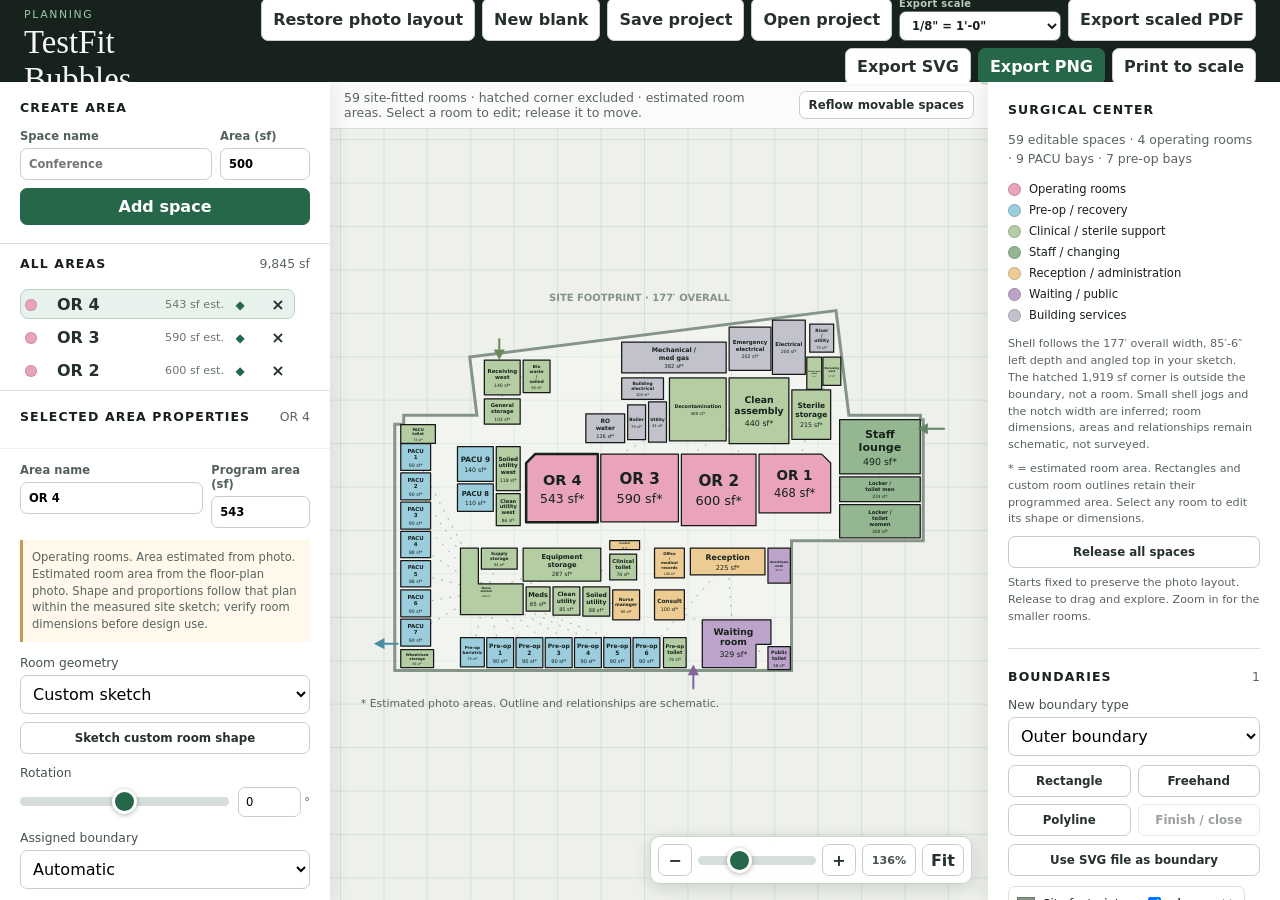
<file: index.html>
<!doctype html>
<html lang="en">
<head>
  <meta charset="UTF-8">
  <meta name="viewport" content="width=device-width, initial-scale=1">
  <title>TestFit Bubbles</title>
  <link rel="stylesheet" href="styles.css?v=20260918-photo-plan">
  <link rel="stylesheet" href="controls.css">
</head>
<body>
  <header>
    <div><small>EARLY SPACE PLANNING</small><h1>TestFit Bubbles</h1></div>
    <div class="actions" aria-label="Project and export actions">
      <button id="reset" title="Restore the room arrangement from your photo">Restore photo layout</button>
      <button id="blankProject">New blank</button>
      <button id="exportProject">Save project</button>
      <button id="importProject">Open project</button>
      <input id="projectFile" type="file" accept=".json,.testfit.json,application/json" hidden>
      <label class="export-scale">Export scale
        <select id="exportScale" aria-label="Architectural export scale">
          <optgroup label="Details and interiors">
            <option value="3">3&quot; = 1'-0&quot;</option>
            <option value="1.5">1-1/2&quot; = 1'-0&quot;</option>
            <option value="1">1&quot; = 1'-0&quot;</option>
            <option value="0.75">3/4&quot; = 1'-0&quot;</option>
            <option value="0.5">1/2&quot; = 1'-0&quot;</option>
            <option value="0.375">3/8&quot; = 1'-0&quot;</option>
          </optgroup>
          <optgroup label="Plans and elevations">
            <option value="0.25">1/4&quot; = 1'-0&quot;</option>
            <option value="0.1875">3/16&quot; = 1'-0&quot;</option>
            <option value="0.125" selected>1/8&quot; = 1'-0&quot;</option>
            <option value="0.09375">3/32&quot; = 1'-0&quot;</option>
            <option value="0.0625">1/16&quot; = 1'-0&quot;</option>
            <option value="0.03125">1/32&quot; = 1'-0&quot;</option>
          </optgroup>
          <optgroup label="Site plans">
            <option value="0.1">1&quot; = 10'-0&quot;</option>
            <option value="0.05">1&quot; = 20'-0&quot;</option>
            <option value="0.0333333333">1&quot; = 30'-0&quot;</option>
            <option value="0.025">1&quot; = 40'-0&quot;</option>
            <option value="0.02">1&quot; = 50'-0&quot;</option>
            <option value="0.0166666667">1&quot; = 60'-0&quot;</option>
            <option value="0.01">1&quot; = 100'-0&quot;</option>
          </optgroup>
        </select>
      </label>
      <button id="exportPdf">Export scaled PDF</button>
      <button id="exportSvg">Export SVG</button>
      <button id="exportPng" class="primary">Export PNG</button>
      <button id="printLayout">Print to scale</button>
    </div>
  </header>

  <main>
    <aside class="left-sidebar">
      <section id="createPanel" class="create-panel">
        <h2>Create area</h2>
        <form id="addForm">
          <label>Space name<input id="name" maxlength="28" placeholder="Conference" required></label>
          <label>Area (sf)<input id="area" type="number" min="1" step="1" value="500" required></label>
          <button class="primary">Add space</button>
        </form>
      </section>

      <section id="areasPanel" class="areas-panel">
        <div class="section-title"><h2>All areas</h2><output id="total"></output></div>
        <div id="list"></div>
      </section>

      <section id="spaceInspector" class="properties-panel is-hidden">
        <div class="section-title sticky-title"><h2>Selected area properties</h2><output id="selectedName"></output></div>
        <div class="property-grid">
          <label>Area name<input id="selectedAreaName" maxlength="28"></label>
          <label>Program area (sf)<input id="selectedAreaSize" type="number" min="1" step="1"></label>
        </div>
        <p id="spaceSourceNote" class="source-note is-hidden"></p>
        <label class="select-label" for="roomShape">Room geometry</label>
        <select id="roomShape">
          <option value="circle">Circle</option>
          <option value="rect">Straight rectangle</option>
          <option value="lshape">Straight L-shape</option>
          <option value="custom">Custom sketch</option>
        </select>
        <button id="sketchRoom" class="wide-button">Sketch custom room shape</button>
        <label class="select-label spaced" for="shapeRotation">Rotation</label>
        <div class="rotation-control">
          <input id="shapeRotation" type="range" min="-180" max="180" step="1" value="0" aria-label="Shape rotation">
          <label><input id="shapeRotationNumber" type="number" min="-180" max="180" step="1" value="0" aria-label="Shape rotation in degrees">°</label>
        </div>
        <div id="rectangleControls" class="property-subpanel rectangle-controls is-hidden">
          <div class="subsection-heading">Rectangle dimensions</div>
          <div class="property-grid">
            <label>Width (ft)<input id="rectWidth" type="number" min="0.1" step="0.1"></label>
            <label>Depth (ft)<input id="rectHeight" type="number" min="0.1" step="0.1"></label>
            <label>Width : depth<input id="rectRatio" type="number" min="0.05" max="20" step="0.05"></label>
            <label>Snap distance (ft)<input id="rectSnapDistance" type="number" min="0.1" max="100" step="0.5" value="5"></label>
          </div>
          <label class="check"><input id="rectSnap" type="checkbox"> Snap to the closest boundary edge</label>
          <p class="helper-text">Changing one edge or the ratio preserves the programmed area. Snapping keeps this straight-edged rectangle inside and rotates its nearest edge parallel to the boundary.</p>
        </div>
        <label class="select-label spaced" for="spaceBoundary">Assigned boundary</label>
        <select id="spaceBoundary"><option value="">Automatic</option></select>
        <div class="coordinate-grid">
          <label>X coordinate<input id="coordX" type="number" step="1"></label>
          <label>Y coordinate<input id="coordY" type="number" step="1"></label>
        </div>
        <button id="pinSpace" class="wide-button">Fix location</button>
        <label class="check"><input id="showAnchor" type="checkbox" checked> Reveal fixed anchor and coordinates</label>
        <div class="subsection-heading">Area physics</div>
        <label class="check"><input id="spaceFoam" type="checkbox" checked> Participate in foam squeezing</label>
        <label class="range">Fluidity <output id="spaceSqueezeValue">75%</output></label>
        <input id="spaceSqueeze" type="range" min="0" max="100" step="1" value="75">
        <label class="range">Area protection <output id="selectedWeightValue">0.50</output></label>
        <input id="selectedWeight" type="range" min="0" max="1" step="0.05" value="0.5">
        <label class="range">Separation <output id="spaceSeparationValue">70%</output></label>
        <input id="spaceSeparation" type="range" min="0" max="100" step="1" value="70">
        <label class="range">Mobility <output id="spaceMobilityValue">100%</output></label>
        <input id="spaceMobility" type="range" min="0" max="100" step="1" value="100">
        <div class="subsection-heading">Selected appearance</div>
        <label class="color-row">Space color <input id="selectedColor" type="color" value="#24a5df"></label>
        <label class="select-label spaced" for="fillStyle">Fill</label>
        <select id="fillStyle"><option value="solid">Solid</option><option value="tint">Translucent</option><option value="outline">No fill</option><option value="blueprint">Blueprint</option></select>
        <label class="select-label spaced" for="outlineStyle">Outline</label>
        <select id="outlineStyle"><option value="open">Open sketch line</option><option value="solid">Solid</option><option value="dashed">Dashed</option><option value="dotted">Dotted</option></select>
        <label class="select-label spaced" for="patternStyle">Pattern</label>
        <select id="patternStyle"><option value="none">None</option><option value="parallel">Parallel hatch</option><option value="dots">Dots</option></select>
        <label class="check"><input id="sketchEffect" type="checkbox" checked> Hand-drawn line</label>
        <label class="check"><input id="misregisterEffect" type="checkbox"> Misregistered color outlines</label>
        <button id="randomizeSketch" class="wide-button">Randomize this outline</button>

        <div class="property-subpanel relationship-panel">
          <div class="subsection-heading">Relationships</div>
          <button id="connectSpaces" class="wide-button">Link / unlink two areas</button>
          <div id="linkSelectionState" class="link-state" aria-live="polite"><span>1. Choose first area</span><b>→</b><span>2. Choose second area</span></div>
          <label class="check"><input id="links" type="checkbox" checked> Show relationships</label>
          <div class="subsection-heading">New link defaults</div>
          <label class="select-label" for="connectionStyle">Line style</label>
          <select id="connectionStyle"><option value="sketch">Sketch dashed</option><option value="solid">Solid</option><option value="dotted">Dotted</option><option value="arrow">Directional arrow</option></select>
          <label class="range">Line weight <output id="lineWeightValue">2 px</output></label>
          <input id="lineWeight" type="range" min="1" max="6" value="2">
          <label class="color-row">Line color <input id="connectionColor" type="color" value="#276749"></label>
          <div class="subsection-heading connection-section-title"><span>This area's links</span><output id="connectionsOwner"></output></div>
          <div id="selectedConnections" class="selected-connections"></div>
        </div>
      </section>

    </aside>

    <article id="diagramPanel">
      <div class="bar"><span id="status" aria-live="polite">Ready.</span><button id="reflow">Reflow movable spaces</button></div>
      <div class="canvas-shell">
        <canvas id="diagram" aria-label="Interactive architectural bubble diagram"></canvas>
        <div id="spaceTooltip" class="space-tooltip" hidden></div>
        <div class="zoom-overlay" aria-label="Diagram zoom controls">
          <button id="zoomOut" aria-label="Zoom out">−</button>
          <input id="zoom" type="range" min="20" max="400" step="5" value="100" aria-label="Zoom level">
          <button id="zoomIn" aria-label="Zoom in">+</button>
          <button id="zoomReset" class="zoom-readout" aria-label="Reset zoom"><output id="zoomValue">100%</output></button>
          <button id="fitDiagram" aria-label="Fit whole diagram">Fit</button>
        </div>
      </div>
    </article>

    <aside id="toolsPanel" class="right-sidebar">
      <section id="photoPresetPanel">
        <h2>Surgical center</h2>
        <p id="presetSummary"></p>
        <div id="programLegend" class="program-legend" aria-label="Photo room color legend"></div>
        <p id="siteSourceNote" class="hint"></p>
        <p class="hint">* = estimated room area. Rectangles and custom room outlines retain their programmed area. Select any room to edit its shape or dimensions.</p>
        <button id="releaseLayout" class="wide-button">Release all spaces</button>
        <p class="hint">Starts fixed to preserve the photo layout. Release to drag and explore. Zoom in for the smaller rooms.</p>
      </section>
      <section>
        <div class="section-title"><h2>Boundaries</h2><output id="boundaryCount">0</output></div>
        <label class="select-label" for="boundaryKind">New boundary type</label>
        <select id="boundaryKind"><option value="outer">Outer boundary</option><option value="void">Void / exclusion</option></select>
        <div class="boundary-buttons">
          <button id="drawBoundary">Rectangle</button>
          <button id="sketchBoundary">Freehand</button>
          <button id="polylineBoundary">Polyline</button>
          <button id="finishPolyline" disabled>Finish / close</button>
        </div>
        <button id="importSvgBoundary" class="wide-button">Use SVG file as boundary</button>
        <input id="svgBoundaryFile" type="file" accept=".svg,image/svg+xml" hidden>
        <div id="boundaryList" class="boundary-list"></div>
        <label class="check"><input id="contain" type="checkbox" checked> Keep spaces inside boundaries</label>
        <label class="range">Inside margin <output id="marginValue">8 px</output></label>
        <input id="margin" type="range" min="0" max="40" value="8">
        <p class="hint">Add as many outer boundaries and voids as needed. Freehand shapes close automatically.</p>
      </section>

      <section>
        <div class="section-title"><h2>Annotations</h2><output id="annotationCount">0</output></div>
        <button id="drawArrow" class="wide-button">Draw arrow on top</button>
        <label class="select-label spaced" for="annotationStyle">Line style</label>
        <select id="annotationStyle"><option value="solid">Solid</option><option value="dashed">Dashed</option><option value="dotted">Dotted</option></select>
        <label class="range">Line weight <output id="annotationWeightValue">3 px</output></label>
        <input id="annotationWeight" type="range" min="1" max="8" value="3">
        <label class="select-label spaced" for="annotationHeadStyle">Arrow head</label>
        <select id="annotationHeadStyle"><option value="filled">Filled</option><option value="open">Open V</option><option value="outline">Outlined</option></select>
        <label class="select-label spaced" for="annotationEnds">Arrow ends</label>
        <select id="annotationEnds"><option value="single">Single headed</option><option value="double">Double headed</option></select>
        <label class="color-row">Line color <input id="annotationColor" type="color" value="#171717"></label>
        <button id="clearAnnotations" class="wide-button danger-quiet">Clear annotations</button>
        <p class="hint">Click once for the start, move to preview, then click the end. Annotations stay above the physics.</p>
        <div class="subsection-heading">Drawn annotations</div>
        <div id="annotationList" class="annotation-list"><p class="empty-list">No annotations yet.</p></div>
      </section>

    </aside>
  </main>
  <nav class="mobile-dock" aria-label="Mobile workspace navigation">
    <a href="#diagramPanel">Canvas</a>
    <a href="#areasPanel">Areas</a>
    <a href="#spaceInspector">Properties</a>
    <a href="#toolsPanel">Tools</a>
  </nav>
  <script src="default-project.js?v=20260918-measured-shell"></script>
  <script src="script.js?v=20260918-measured-shell"></script>
</body>
</html>
</file>
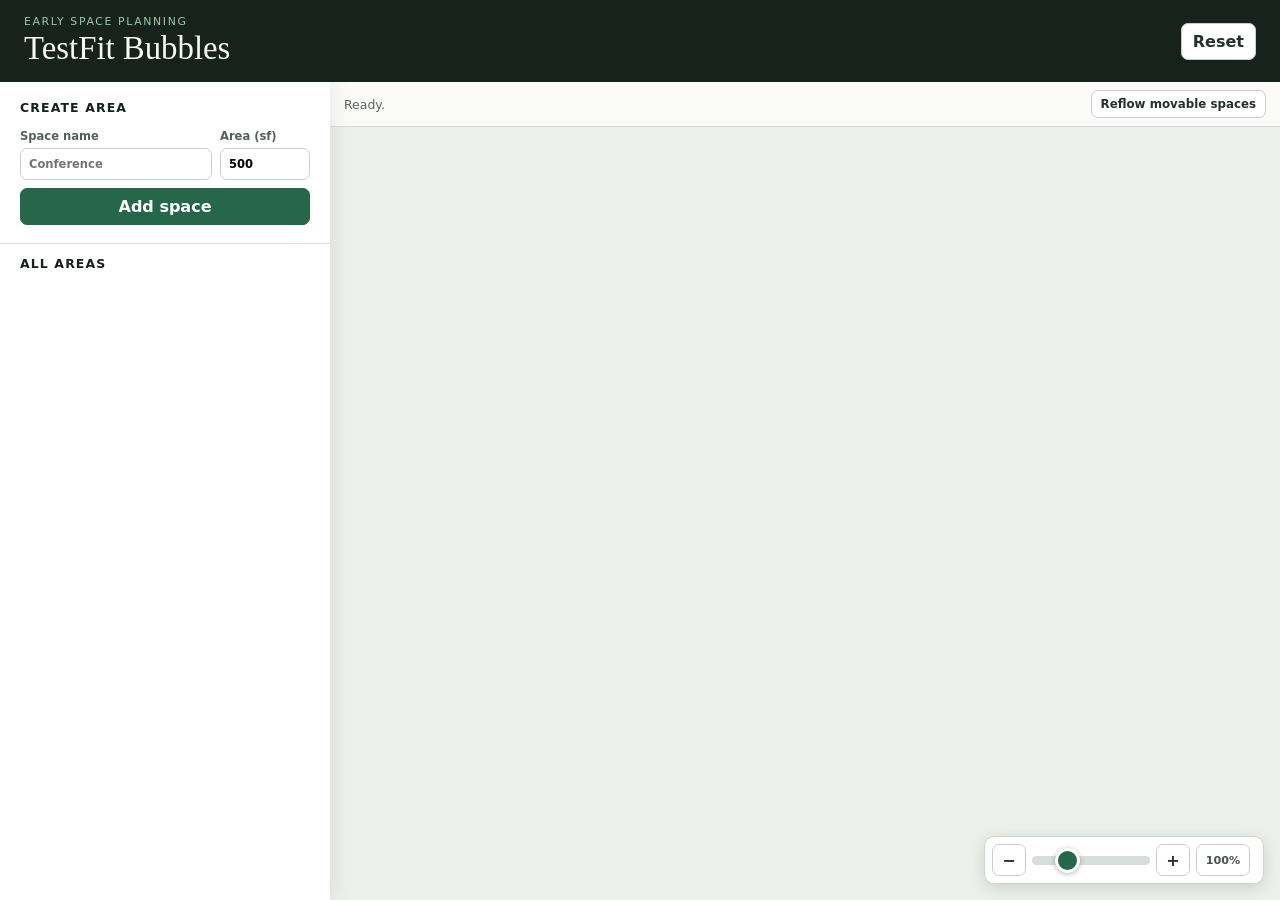
<file: 01-first-prompt/index.html>
<!doctype html>
<html lang="en"><head><meta charset="utf-8"><meta name="viewport" content="width=device-width,initial-scale=1"><title>TestFit Bubbles</title></head>
<body><p>Opening TestFit Bubbles…</p><script>location.replace("../variant.html?variant=stage-1-core");</script></body></html>
</file>
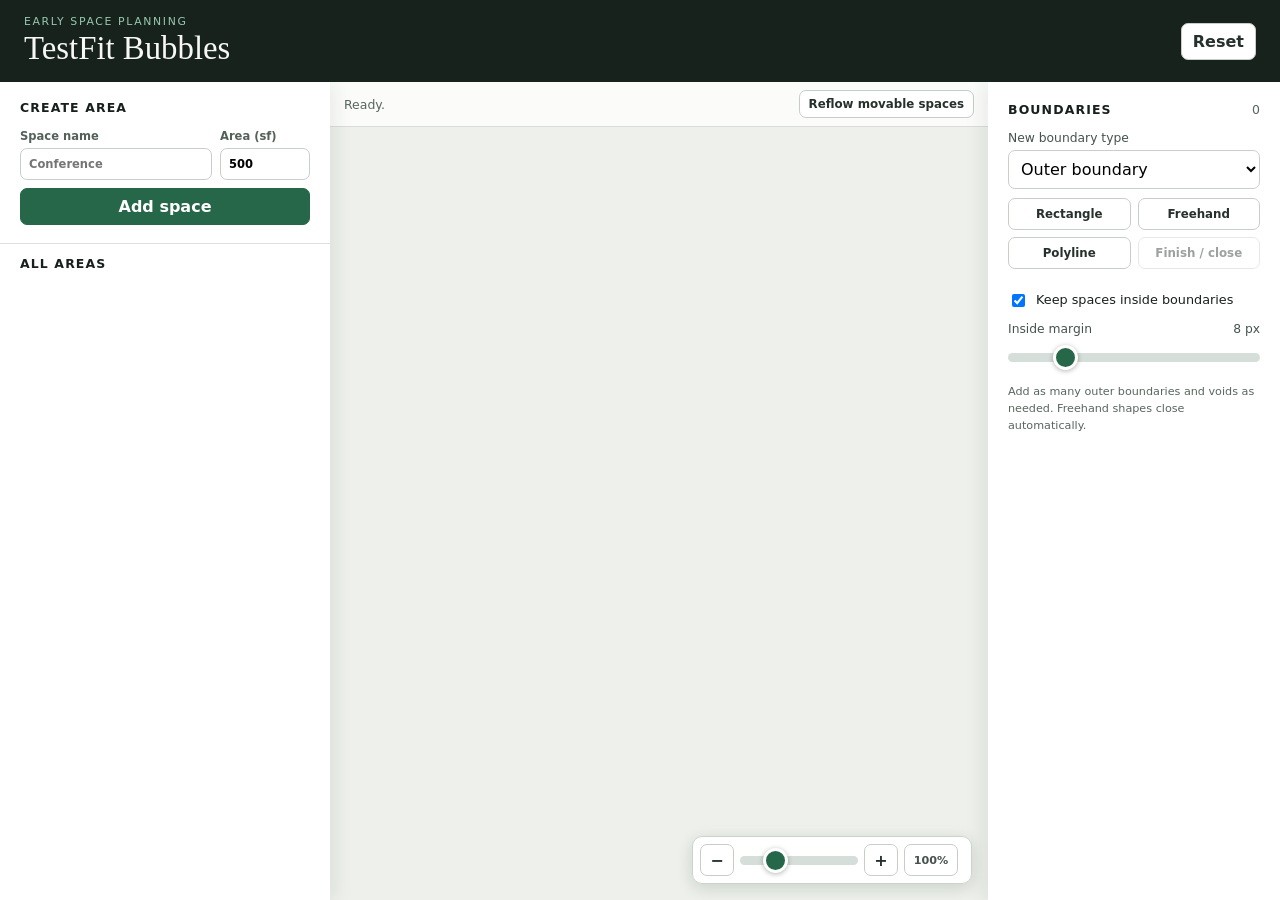
<file: 02-boundaries-style/index.html>
<!doctype html>
<html lang="en"><head><meta charset="utf-8"><meta name="viewport" content="width=device-width,initial-scale=1"><title>TestFit Bubbles</title></head>
<body><p>Opening TestFit Bubbles…</p><script>location.replace("../variant.html?variant=stage-2-boundaries-fluid");</script></body></html>
</file>
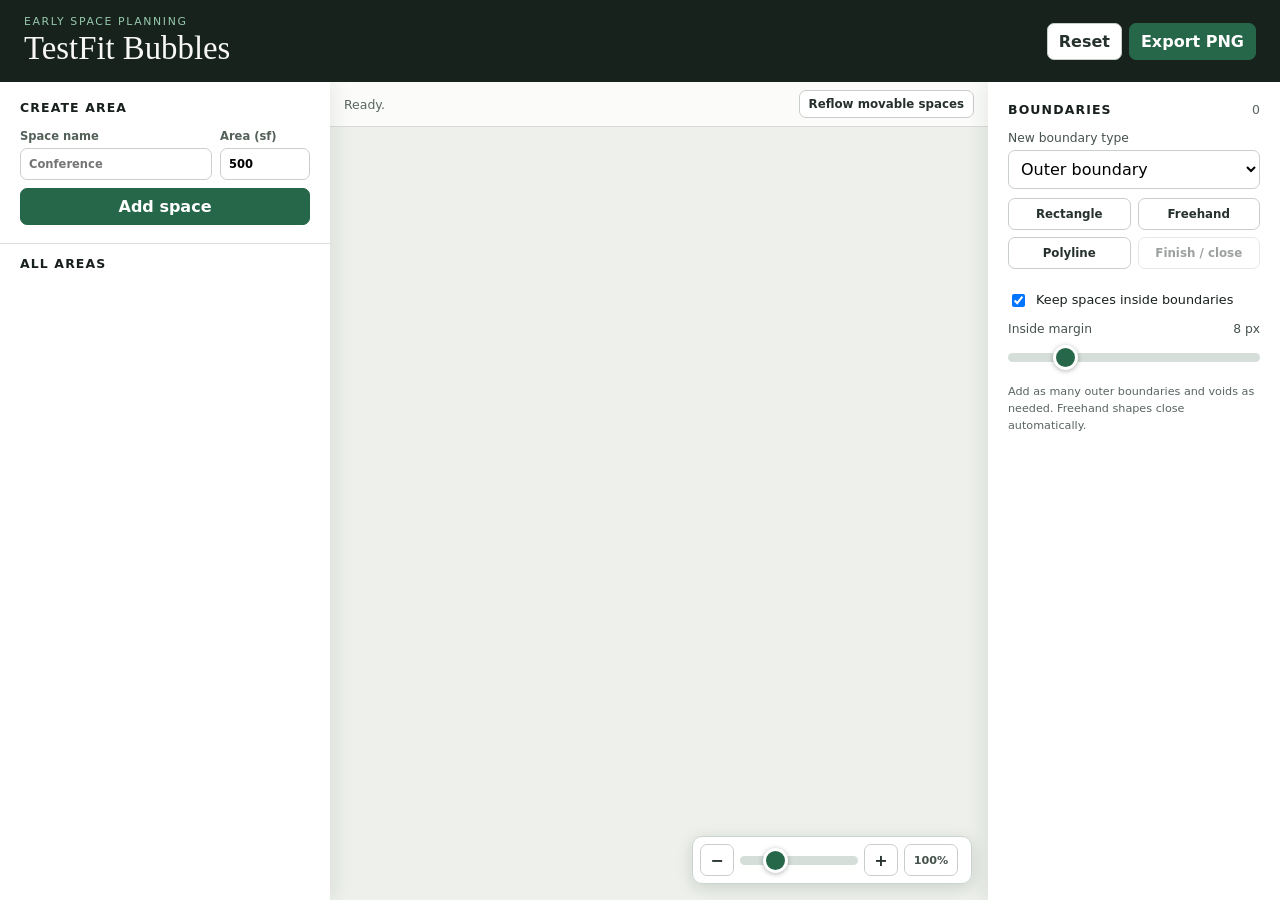
<file: 03-foam-links/index.html>
<!doctype html>
<html lang="en"><head><meta charset="utf-8"><meta name="viewport" content="width=device-width,initial-scale=1"><title>TestFit Bubbles</title></head>
<body><p>Opening TestFit Bubbles…</p><script>location.replace("../variant.html?variant=stage-3-style");</script></body></html>
</file>
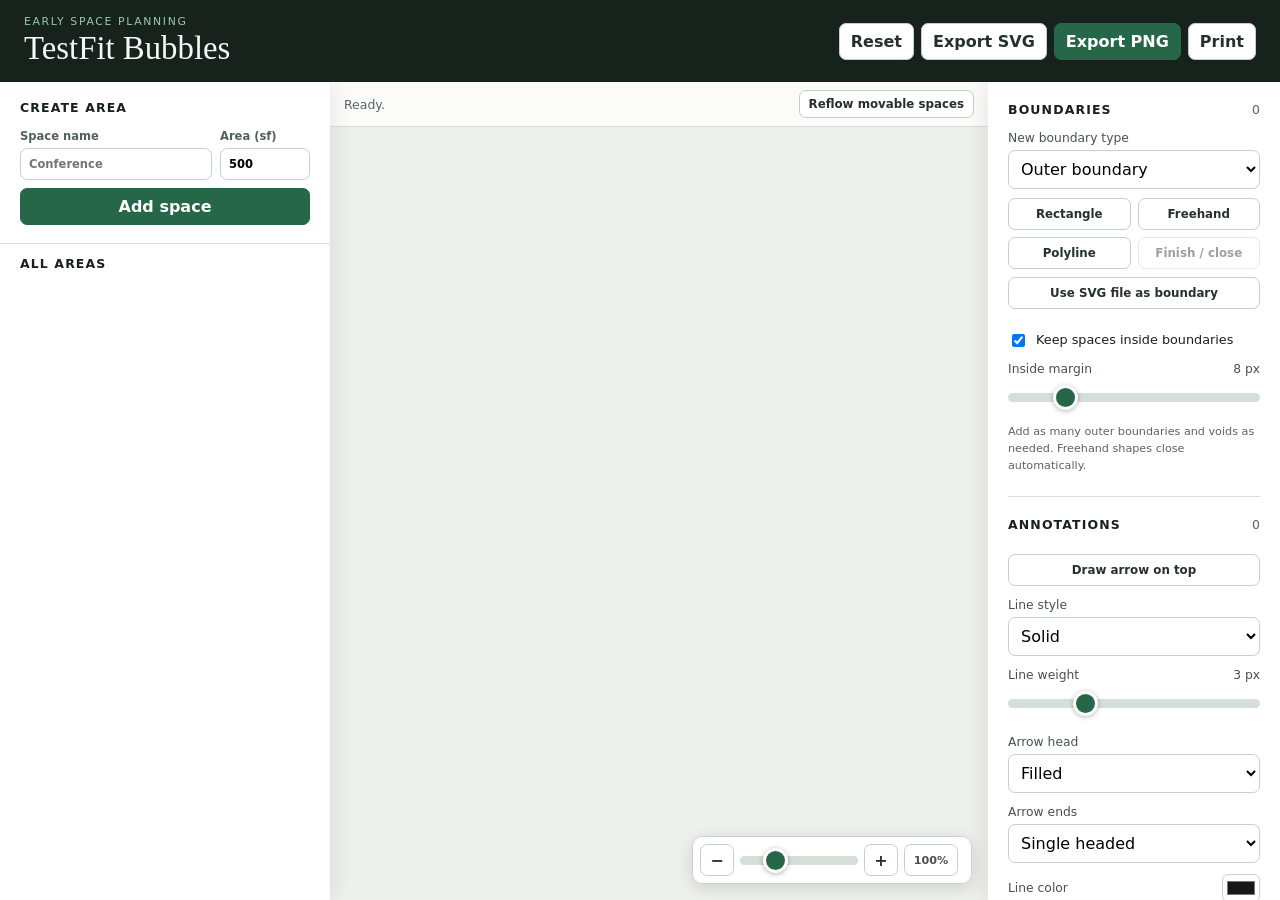
<file: 04-feature-overload/index.html>
<!doctype html>
<html lang="en"><head><meta charset="utf-8"><meta name="viewport" content="width=device-width,initial-scale=1"><title>TestFit Bubbles</title></head>
<body><p>Opening TestFit Bubbles…</p><script>location.replace("../variant.html?variant=stage-4-advanced");</script></body></html>
</file>
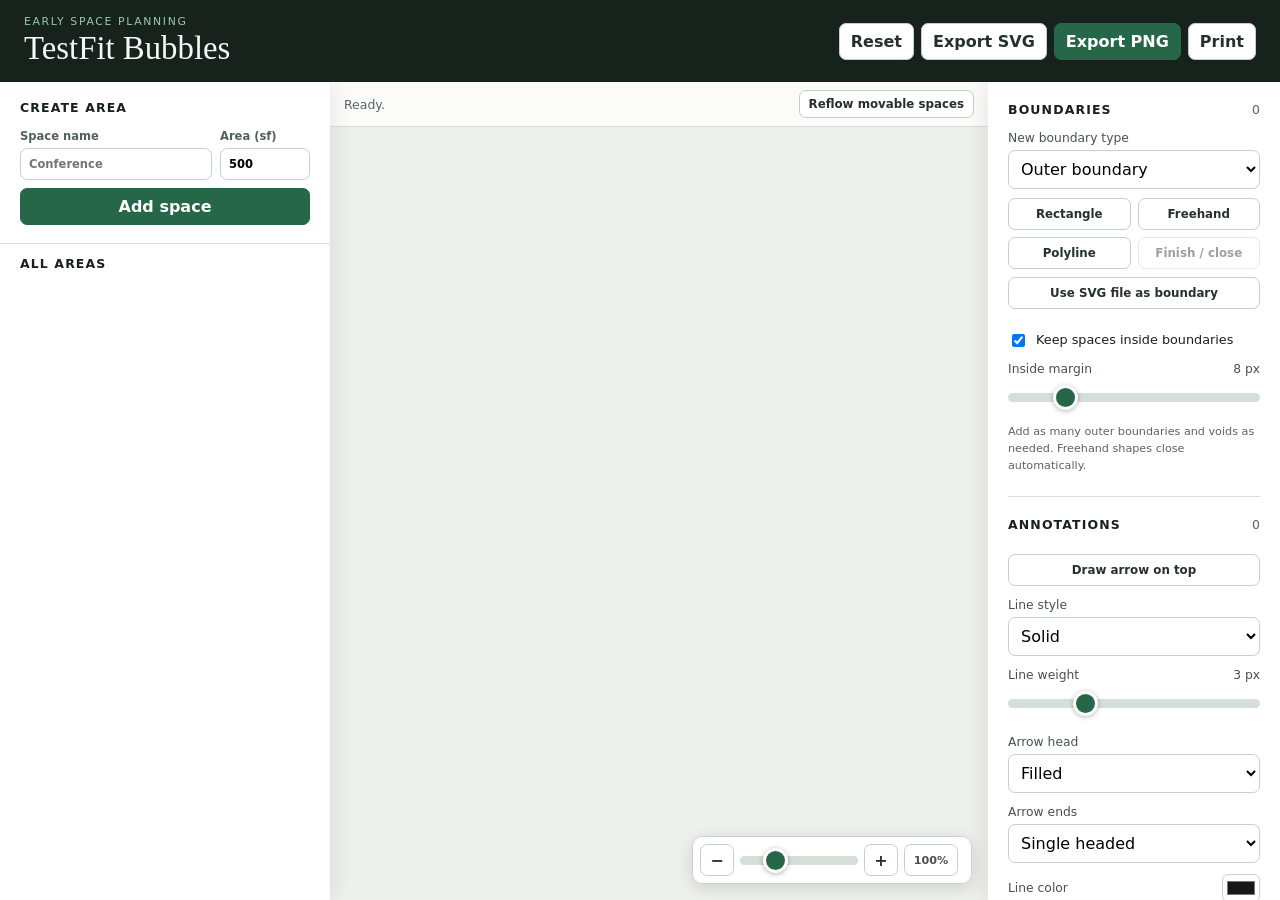
<file: variant.html>
<!doctype html>
<html lang="en">
<head>
  <meta charset="UTF-8">
  <meta name="viewport" content="width=device-width, initial-scale=1">
  <title>TestFit Bubbles</title>
  <link rel="stylesheet" href="styles.css">
  <link rel="stylesheet" href="controls.css">
  <link rel="stylesheet" href="variant.css">
</head>
<body>
  <header>
    <div><small>EARLY SPACE PLANNING</small><h1>TestFit Bubbles</h1></div>
    <div class="actions" aria-label="Project and export actions">
      <button id="reset">Reset</button>
      <button id="exportProject">Save project</button>
      <button id="importProject">Open project</button>
      <input id="projectFile" type="file" accept=".json,.testfit.json,application/json" hidden>
      <button id="exportSvg">Export SVG</button>
      <button id="exportPng" class="primary">Export PNG</button>
      <button id="printLayout">Print</button>
    </div>
  </header>

  <main>
    <aside class="left-sidebar">
      <section id="createPanel" class="create-panel">
        <h2>Create area</h2>
        <form id="addForm">
          <label>Space name<input id="name" maxlength="28" placeholder="Conference" required></label>
          <label>Area (sf)<input id="area" type="number" min="1" step="1" value="500" required></label>
          <button class="primary">Add space</button>
        </form>
      </section>

      <section id="areasPanel" class="areas-panel">
        <div class="section-title"><h2>All areas</h2><output id="total"></output></div>
        <div id="list"></div>
      </section>

      <section id="spaceInspector" class="properties-panel is-hidden">
        <div class="section-title sticky-title"><h2>Selected area properties</h2><output id="selectedName"></output></div>
        <div class="property-grid">
          <label>Area name<input id="selectedAreaName" maxlength="28"></label>
          <label>Program area (sf)<input id="selectedAreaSize" type="number" min="1" step="1"></label>
        </div>
        <label class="select-label" for="roomShape">Room geometry</label>
        <select id="roomShape">
          <option value="circle">Circle</option>
          <option value="rect">Filleted rectangle</option>
          <option value="lshape">Filleted L-shape</option>
          <option value="custom">Custom sketch</option>
        </select>
        <button id="sketchRoom" class="wide-button">Sketch custom room shape</button>
        <label class="select-label spaced" for="spaceBoundary">Assigned boundary</label>
        <select id="spaceBoundary"><option value="">Automatic</option></select>
        <div class="coordinate-grid">
          <label>X coordinate<input id="coordX" type="number" step="1"></label>
          <label>Y coordinate<input id="coordY" type="number" step="1"></label>
        </div>
        <button id="pinSpace" class="wide-button">Fix location</button>
        <label class="check"><input id="showAnchor" type="checkbox" checked> Reveal fixed anchor and coordinates</label>
        <div class="subsection-heading">Area physics</div>
        <label class="check"><input id="spaceFoam" type="checkbox" checked> Participate in foam squeezing</label>
        <label class="range">Fluidity <output id="spaceSqueezeValue">75%</output></label>
        <input id="spaceSqueeze" type="range" min="0" max="100" step="1" value="75">
        <label class="range">Area protection <output id="selectedWeightValue">0.50</output></label>
        <input id="selectedWeight" type="range" min="0" max="1" step="0.05" value="0.5">
        <label class="range">Separation <output id="spaceSeparationValue">70%</output></label>
        <input id="spaceSeparation" type="range" min="0" max="100" step="1" value="70">
        <label class="range">Mobility <output id="spaceMobilityValue">100%</output></label>
        <input id="spaceMobility" type="range" min="0" max="100" step="1" value="100">
        <div class="subsection-heading">Selected appearance</div>
        <label class="color-row">Space color <input id="selectedColor" type="color" value="#24a5df"></label>
        <label class="select-label spaced" for="fillStyle">Fill</label>
        <select id="fillStyle"><option value="solid">Solid</option><option value="tint">Translucent</option><option value="outline">No fill</option><option value="blueprint">Blueprint</option></select>
        <label class="select-label spaced" for="outlineStyle">Outline</label>
        <select id="outlineStyle"><option value="open">Open sketch line</option><option value="solid">Solid</option><option value="dashed">Dashed</option><option value="dotted">Dotted</option></select>
        <label class="select-label spaced" for="patternStyle">Pattern</label>
        <select id="patternStyle"><option value="none">None</option><option value="parallel">Parallel hatch</option><option value="dots">Dots</option></select>
        <label class="check"><input id="sketchEffect" type="checkbox" checked> Hand-drawn line</label>
        <label class="check"><input id="misregisterEffect" type="checkbox"> Misregistered color outlines</label>
        <button id="randomizeSketch" class="wide-button">Randomize this outline</button>

        <div class="property-subpanel relationship-panel">
          <div class="subsection-heading">Relationships</div>
          <button id="connectSpaces" class="wide-button">Link / unlink two areas</button>
          <div id="linkSelectionState" class="link-state" aria-live="polite"><span>1. Choose first area</span><b>→</b><span>2. Choose second area</span></div>
          <label class="check"><input id="links" type="checkbox" checked> Show relationships</label>
          <div class="subsection-heading">New link defaults</div>
          <label class="select-label" for="connectionStyle">Line style</label>
          <select id="connectionStyle"><option value="sketch">Sketch dashed</option><option value="solid">Solid</option><option value="dotted">Dotted</option><option value="arrow">Directional arrow</option></select>
          <label class="range">Line weight <output id="lineWeightValue">2 px</output></label>
          <input id="lineWeight" type="range" min="1" max="6" value="2">
          <label class="color-row">Line color <input id="connectionColor" type="color" value="#276749"></label>
          <div class="subsection-heading connection-section-title"><span>This area's links</span><output id="connectionsOwner"></output></div>
          <div id="selectedConnections" class="selected-connections"></div>
        </div>
      </section>
    </aside>

    <article id="diagramPanel">
      <div class="bar"><span id="status" aria-live="polite">Ready.</span><button id="reflow">Reflow movable spaces</button></div>
      <div class="canvas-shell">
        <canvas id="diagram" aria-label="Interactive architectural bubble diagram"></canvas>
        <div class="zoom-overlay" aria-label="Diagram zoom controls">
          <button id="zoomOut" aria-label="Zoom out">−</button>
          <input id="zoom" type="range" min="50" max="250" step="10" value="100" aria-label="Zoom level">
          <button id="zoomIn" aria-label="Zoom in">+</button>
          <button id="zoomReset" class="zoom-readout" aria-label="Reset zoom"><output id="zoomValue">100%</output></button>
        </div>
      </div>
    </article>

    <aside id="toolsPanel" class="right-sidebar">
      <section>
        <div class="section-title"><h2>Boundaries</h2><output id="boundaryCount">0</output></div>
        <label class="select-label" for="boundaryKind">New boundary type</label>
        <select id="boundaryKind"><option value="outer">Outer boundary</option><option value="void">Void / exclusion</option></select>
        <div class="boundary-buttons">
          <button id="drawBoundary">Rectangle</button>
          <button id="sketchBoundary">Freehand</button>
          <button id="polylineBoundary">Polyline</button>
          <button id="finishPolyline" disabled>Finish / close</button>
        </div>
        <button id="importSvgBoundary" class="wide-button">Use SVG file as boundary</button>
        <input id="svgBoundaryFile" type="file" accept=".svg,image/svg+xml" hidden>
        <div id="boundaryList" class="boundary-list"></div>
        <label class="check"><input id="contain" type="checkbox" checked> Keep spaces inside boundaries</label>
        <label class="range">Inside margin <output id="marginValue">8 px</output></label>
        <input id="margin" type="range" min="0" max="40" value="8">
        <p class="hint">Add as many outer boundaries and voids as needed. Freehand shapes close automatically.</p>
      </section>

      <section>
        <div class="section-title"><h2>Annotations</h2><output id="annotationCount">0</output></div>
        <button id="drawArrow" class="wide-button">Draw arrow on top</button>
        <label class="select-label spaced" for="annotationStyle">Line style</label>
        <select id="annotationStyle"><option value="solid">Solid</option><option value="dashed">Dashed</option><option value="dotted">Dotted</option></select>
        <label class="range">Line weight <output id="annotationWeightValue">3 px</output></label>
        <input id="annotationWeight" type="range" min="1" max="8" value="3">
        <label class="select-label spaced" for="annotationHeadStyle">Arrow head</label>
        <select id="annotationHeadStyle"><option value="filled">Filled</option><option value="open">Open V</option><option value="outline">Outlined</option></select>
        <label class="select-label spaced" for="annotationEnds">Arrow ends</label>
        <select id="annotationEnds"><option value="single">Single headed</option><option value="double">Double headed</option></select>
        <label class="color-row">Line color <input id="annotationColor" type="color" value="#171717"></label>
        <button id="clearAnnotations" class="wide-button danger-quiet">Clear annotations</button>
        <p class="hint">Click once for the start, move to preview, then click the end. Annotations stay above the physics.</p>
        <div class="subsection-heading">Drawn annotations</div>
        <div id="annotationList" class="annotation-list"><p class="empty-list">No annotations yet.</p></div>
      </section>
    </aside>
  </main>
  <nav class="mobile-dock" aria-label="Mobile workspace navigation">
    <a href="#diagramPanel">Canvas</a>
    <a href="#areasPanel">Areas</a>
    <a href="#spaceInspector">Properties</a>
    <a href="#toolsPanel">Tools</a>
  </nav>
  <script>
    window.TESTFIT_FEATURE_STAGE = ({
      "stage-1-core": 1,
      "stage-2-boundaries-fluid": 2,
      "stage-3-style": 3,
      "stage-4-advanced": 4,
      "no-project-annotations": 1,
      "no-svg-custom": 2,
      "no-edge-controls": 3,
      "no-location-tools": 4
    })[new URLSearchParams(location.search).get("variant")] || 4;
  </script>
  <script src="script.js"></script>
  <script src="variant.js"></script>
</body>
</html>
</file>
<file: styles.css>
:root {
  font-family: Inter, ui-sans-serif, system-ui, -apple-system, BlinkMacSystemFont, "Segoe UI", sans-serif;
  color: #18201d;
  background: #edf0eb;
  --ink: #17221d;
  --green: #276749;
  --green-soft: #e8f2ec;
  --line: #dce0dc;
  --muted: #59655f;
}

* { box-sizing: border-box; }
html, body { height: 100%; }
body { margin: 0; min-width: 320px; overflow: hidden; }
button, input, select { font: inherit; }

header {
  height: 82px;
  display: flex;
  align-items: center;
  justify-content: space-between;
  gap: 18px;
  padding: 13px 24px;
  color: #f7f8f5;
  background: var(--ink);
}

small { color: #96c9ad; font-size: .68rem; letter-spacing: .15em; }
h1 { margin: 2px 0 0; font: 500 2.05rem Georgia, serif; }
h2 { margin: 0 0 14px; font-size: .78rem; letter-spacing: .09em; text-transform: uppercase; }
.actions, .button-row { display: flex; gap: 7px; flex-wrap: wrap; justify-content: flex-end; }
.export-scale { min-width: 142px; display: grid; gap: 2px; color: #b8c9c0; font-size: .62rem; font-weight: 750; letter-spacing: .03em; }
.export-scale select { min-width: 142px; padding: 6px 28px 6px 8px; border-color: #66756d; color: #18201d; background: #fff; font-size: .72rem; }

button {
  border: 1px solid #c7cec9;
  border-radius: 7px;
  padding: 8px 11px;
  color: #26312c;
  background: #fff;
  font-weight: 650;
  cursor: pointer;
}

.primary, button.active { border-color: var(--green); color: #fff; background: var(--green); }
button:hover { filter: brightness(.95); }
button:focus-visible, input:focus-visible, select:focus-visible { outline: 3px solid #69a887; outline-offset: 2px; }
button:disabled, input:disabled { cursor: not-allowed; opacity: .45; }

main { height: calc(100vh - 82px); min-height: 0; display: grid; grid-template-columns: 330px minmax(440px, 1fr) 292px; overflow: hidden; }
aside { z-index: 1; height: 100%; padding: 20px; background: #fff; overflow: auto; }
.left-sidebar { height: calc(100vh - 82px); display: grid; grid-template-rows: auto minmax(104px, 18%) minmax(0, 1fr); padding: 0; overflow: hidden; box-shadow: 5px 0 18px #19251f14; }
.left-sidebar > section { min-height: 0; margin: 0; padding: 18px 20px; }
.left-sidebar > section + section { border-top: 1px solid var(--line); }
.left-sidebar > .areas-panel { padding-block: 12px; }
.areas-panel { display: flex; flex-direction: column; }
.properties-panel { overflow-y: auto; overscroll-behavior: contain; }
.sticky-title { position: sticky; z-index: 2; top: -18px; margin: -18px -20px 14px; padding: 18px 20px 10px; background: #fff; border-bottom: 1px solid #edf0ed; }
.right-sidebar { box-shadow: -5px 0 18px #19251f14; overscroll-behavior: contain; }
section + section { margin-top: 22px; padding-top: 20px; border-top: 1px solid var(--line); }
.section-title { display: flex; justify-content: space-between; align-items: baseline; gap: 12px; }
.section-title output, .bar { color: var(--muted); font-size: .78rem; }

form { display: grid; grid-template-columns: 1fr 90px; gap: 8px; }
form label, .coordinate-grid label, .property-grid label { color: #536159; font-size: .72rem; font-weight: 650; }
form input, .coordinate-grid input, .property-grid input { width: 100%; margin-top: 5px; padding: 8px; border: 1px solid #c9d0cb; border-radius: 7px; }
form button { grid-column: 1 / -1; }

#list { min-height: 0; margin-top: 4px; display: grid; align-content: start; gap: 3px; overflow-y: auto; overscroll-behavior: contain; scrollbar-gutter: stable; }
.item {
  display: grid;
  grid-template-columns: 24px minmax(0, 1fr) auto 30px 24px;
  gap: 6px;
  align-items: center;
  min-height: 30px;
  padding: 3px 4px;
  border-radius: 8px;
  border: 1px solid transparent;
}
.item.selected { border-color: #b8d3c3; background: var(--green-soft); }
.choose, .delete { padding: 2px; border: 0; background: transparent; }
.choose { text-align: left; overflow: hidden; text-overflow: ellipsis; white-space: nowrap; }
.delete:hover { color: #9b2929; }
.sf { color: #6b776f; font-size: .7rem; white-space: nowrap; }
.area-swatch { width: 12px; height: 12px; border-radius: 50%; box-shadow: inset 0 0 0 1px #0002; }
.lock-indicator { width: 20px; color: var(--green); font-size: .75rem; text-align: center; }

.is-hidden { display: none; }
.coordinate-grid { display: grid; grid-template-columns: 1fr 1fr; gap: 8px; margin-top: 12px; }
.property-grid { display: grid; grid-template-columns: minmax(0, 1.3fr) minmax(90px, .7fr); gap: 8px; margin-bottom: 12px; }
.rotation-control { display: grid; grid-template-columns: minmax(0, 1fr) 72px; gap: 9px; align-items: center; }
.rotation-control > label { display: flex; align-items: center; gap: 3px; color: var(--muted); font-size: .72rem; }
.rotation-control input[type="number"] { width: 100%; padding: 7px; border: 1px solid #c9d0cb; border-radius: 7px; }
.rectangle-controls { margin-top: 12px; }
.rectangle-controls .property-grid { grid-template-columns: 1fr 1fr; }
.helper-text { margin: 8px 0 0; color: #6b776f; font-size: .68rem; line-height: 1.4; }
.source-note { margin: 0 0 14px; padding: 9px; border-left: 3px solid #c59b56; background: #fff8eb; font-size: .72rem; line-height: 1.45; }
.program-legend { display: grid; gap: 7px; margin: 14px 0; font-size: .72rem; }
.program-legend div { display: flex; align-items: center; gap: 8px; }
.program-legend i { flex: 0 0 13px; height: 13px; border-radius: 50%; border: 1px solid #17221d30; }
.space-tooltip { position: absolute; z-index: 6; pointer-events: none; max-width: 235px; padding: 9px 12px; background: #fff; border: 1px solid #bfcfc4; border-radius: 8px; box-shadow: 0 4px 14px #17221d20; font-size: .75rem; line-height: 1.5; white-space: pre-line; }
.subsection-heading { margin: 18px 0 10px; padding-top: 14px; border-top: 1px solid var(--line); color: #34423b; font-size: .72rem; font-weight: 750; letter-spacing: .08em; text-transform: uppercase; }
.property-subpanel { margin-top: 20px; padding: 0 12px 12px; border: 1px solid #d8e1db; border-radius: 10px; background: #f8faf8; }
.property-subpanel > .subsection-heading:first-child { margin-top: 0; border-top: 0; }
.connection-section-title { display: flex; justify-content: space-between; gap: 8px; }
.connection-section-title output { overflow: hidden; color: var(--green); text-overflow: ellipsis; white-space: nowrap; }
.selected-connections, .annotation-list { display: grid; gap: 7px; }
.selected-connections { overflow: visible; }
.connection-property { display: grid; grid-template-columns: minmax(0, 1fr) 76px; gap: 8px; align-items: end; padding: 9px; border: 1px solid var(--line); border-radius: 8px; }
.connection-heading { grid-column: 1 / -1; display: flex; align-items: center; justify-content: space-between; gap: 8px; }
.connection-heading strong { overflow: hidden; text-overflow: ellipsis; white-space: nowrap; font-size: .74rem; }
.connection-heading button { padding: 3px 6px; border: 0; color: #8d3434; font-size: .67rem; }
.connection-range { grid-column: 1 / -1; display: grid; grid-template-columns: auto 1fr; gap: 4px 8px; align-items: center; color: var(--muted); font-size: .67rem; }
.connection-range output { text-align: right; font-variant-numeric: tabular-nums; }
.connection-range input[type="range"] { grid-column: 1 / -1; height: 24px; }
.connection-field { color: var(--muted); font-size: .67rem; }
.connection-field select { margin-top: 4px; padding: 6px; font-size: .69rem; }
.connection-color { display: flex; flex-direction: column; gap: 4px; color: var(--muted); font-size: .67rem; }
.connection-color input { width: 100%; height: 30px; padding: 2px; border: 1px solid #c9d0cb; border-radius: 6px; background: #fff; }
.empty-list { padding: 8px; border: 1px dashed #ccd3ce; border-radius: 7px; text-align: center; font-size: .7rem; }

.link-state { display: grid; grid-template-columns: minmax(0, 1fr) auto minmax(0, 1fr); gap: 6px; align-items: center; margin-top: 8px; padding: 8px; border: 1px dashed #c9d0cb; border-radius: 8px; color: #6a756f; font-size: .68rem; text-align: center; }
.link-state.waiting { border-style: solid; border-color: #69a887; background: #eef7f1; color: #244b37; }
.link-state span { overflow: hidden; text-overflow: ellipsis; white-space: nowrap; }

.annotation-list { max-height: 270px; overflow-y: auto; overscroll-behavior: contain; scrollbar-gutter: stable; }
.annotation-item { display: grid; grid-template-columns: minmax(0, 1fr) 38px 24px; gap: 6px; align-items: center; padding: 8px; border: 1px solid var(--line); border-radius: 8px; }
.annotation-item strong { font-size: .72rem; }
.annotation-item input[type="color"] { width: 34px; height: 26px; padding: 1px; border: 1px solid #c9d0cb; border-radius: 5px; background: #fff; }
.annotation-item button { padding: 2px; border: 0; color: #8d3434; }
.annotation-item select { grid-column: 1 / -1; padding: 6px; font-size: .7rem; }
.annotation-item .annotation-controls { grid-column: 1 / -1; display: grid; grid-template-columns: auto minmax(70px, 1fr) 34px; gap: 6px; align-items: center; color: var(--muted); font-size: .67rem; }
.annotation-item .annotation-controls input { height: 24px; }
.annotation-item .annotation-controls output { text-align: right; }

.boundary-buttons { display: grid; grid-template-columns: 1fr 1fr; gap: 7px; margin-top: 9px; }
.boundary-buttons button { padding: 8px 5px; font-size: .74rem; }
.boundary-list { display: grid; gap: 6px; max-height: 190px; margin-top: 10px; overflow-y: auto; overscroll-behavior: contain; scrollbar-gutter: stable; }
.boundary-item { display: grid; grid-template-columns: 22px minmax(0, 1fr) auto 22px; align-items: center; gap: 6px; padding: 6px; border: 1px solid var(--line); border-radius: 7px; }
.boundary-item input[type="color"] { width: 22px; height: 22px; padding: 0; border: 0; background: transparent; }
.boundary-item .boundary-label { overflow: hidden; text-overflow: ellipsis; white-space: nowrap; font-size: .73rem; }
.boundary-item small { color: #77827c; letter-spacing: 0; font-size: .62rem; }
.boundary-item button { padding: 1px; border: 0; }

.range { display: flex; justify-content: space-between; margin: 12px 0 4px; color: #46534c; font-size: .77rem; }
.check { display: flex; gap: 8px; align-items: flex-start; margin-top: 12px; font-size: .8rem; line-height: 1.35; }
.select-label { display: block; margin-bottom: 5px; color: #46534c; font-size: .77rem; }
select { width: 100%; padding: 8px; border: 1px solid #c9d0cb; border-radius: 7px; background: #fff; }
.hint { margin-top: 7px !important; font-size: .7rem !important; }
section p { margin: 0; color: var(--muted); font-size: .78rem; line-height: 1.5; }

article { min-width: 0; min-height: 0; height: 100%; display: grid; grid-template-rows: auto minmax(0, 1fr); }
.bar { display: flex; align-items: center; justify-content: space-between; gap: 12px; padding: 8px 14px; border-bottom: 1px solid #d9ddd8; background: #ffffffc7; }
.bar button { padding: 6px 9px; font-size: .74rem; white-space: nowrap; }
.canvas-shell { position: relative; min-width: 0; min-height: 0; overflow: hidden; }
canvas { display: block; width: 100%; height: 100%; min-height: 0; cursor: grab; touch-action: none; }
canvas.dragging { cursor: grabbing; }
canvas.drawing { cursor: crosshair; }
.zoom-overlay { position: absolute; z-index: 5; right: 16px; bottom: 16px; display: grid; grid-template-columns: 34px minmax(50px, 118px) 34px auto auto; gap: 6px; align-items: center; padding: 7px; border: 1px solid #cbd3cd; border-radius: 10px; background: #fffffff2; box-shadow: 0 4px 16px #17221d25; backdrop-filter: blur(8px); }
.zoom-overlay button { height: 32px; padding: 4px 8px; }
.zoom-overlay input[type="range"] { width: 118px; height: 28px; }
.zoom-overlay .zoom-readout { min-width: 54px; color: #46534c; font-size: .7rem; font-variant-numeric: tabular-nums; }
.mobile-dock { display: none; }

@media (max-width: 1180px) {
  body { overflow: auto; }
  main { height: auto; min-height: calc(100vh - 82px); overflow: visible; }
  main { grid-template-columns: 300px minmax(0, 1fr); }
  article { height: calc(100vh - 82px); }
  .right-sidebar { grid-column: 1 / -1; display: grid; grid-template-columns: repeat(2, minmax(0, 1fr)); gap: 20px; box-shadow: 0 -4px 14px #19251f14; }
  .right-sidebar section, .right-sidebar section + section { margin: 0; padding: 0; border: 0; }
}

@media (max-width: 760px) {
  html { scroll-behavior: smooth; scroll-padding-bottom: 76px; }
  body { padding-bottom: calc(58px + env(safe-area-inset-bottom)); }
  header { height: auto; min-height: 0; flex-direction: column; align-items: stretch; gap: 10px; padding: 12px 14px; }
  .actions { width: 100%; max-width: none; flex-wrap: nowrap; justify-content: flex-start; overflow-x: auto; overscroll-behavior-x: contain; padding: 2px 0 5px; scrollbar-width: thin; }
  .actions button { flex: 0 0 auto; min-height: 42px; }
  .export-scale { flex: 0 0 154px; }
  .export-scale select { min-height: 34px !important; }
  main { height: auto; min-height: 0; display: flex; flex-direction: column; overflow: visible; }
  article { order: 1; height: 64svh; min-height: 430px; max-height: 680px; grid-template-rows: auto minmax(0, 1fr); scroll-margin-top: 8px; }
  .left-sidebar { order: 2; width: 100%; height: auto; display: block; overflow: visible; box-shadow: 0 5px 18px #19251f14; }
  .left-sidebar > section { padding: 18px 16px; scroll-margin-top: 8px; }
  .left-sidebar > .areas-panel { padding-block: 13px; }
  #list { max-height: 176px; gap: 4px; }
  .item { min-height: 44px; padding: 5px 4px; }
  .properties-panel { max-height: none; overflow: visible; }
  .sticky-title { top: 0; margin-inline: -16px; padding-inline: 16px; }
  .selected-connections { max-height: none; overflow: visible; }
  .right-sidebar { order: 3; width: 100%; height: auto; display: block; padding: 20px 16px; overflow: visible; scroll-margin-top: 8px; }
  .right-sidebar section + section { margin-top: 20px; padding-top: 20px; border-top: 1px solid var(--line); }
  .canvas-shell, canvas { min-height: 0; }
  .bar { min-height: 48px; padding: 7px 10px; }
  .bar span { min-width: 0; line-height: 1.25; }
  .bar button { min-height: 38px; }
  button, select, input:not([type="checkbox"]):not([type="color"]):not([type="range"]) { min-height: 44px; }
  input[type="range"] { height: 44px; }
  .mobile-dock { position: fixed; z-index: 30; left: 0; right: 0; bottom: 0; display: grid; grid-template-columns: repeat(4, 1fr); gap: 1px; padding: 5px 6px calc(5px + env(safe-area-inset-bottom)); border-top: 1px solid #bfc9c2; background: #fffffff5; box-shadow: 0 -5px 18px #17221d24; backdrop-filter: blur(10px); }
  .mobile-dock a { min-height: 44px; display: grid; place-items: center; border-radius: 7px; color: #30483a; font-size: .72rem; font-weight: 750; text-decoration: none; }
  .mobile-dock a:active, .mobile-dock a:focus-visible { color: #fff; background: var(--green); }
}

@media (max-width: 500px) {
  h1 { font-size: 1.65rem; }
  small { font-size: .62rem; }
  article { height: 60svh; min-height: 400px; }
  .zoom-overlay { right: 10px; bottom: 10px; grid-template-columns: 30px minmax(45px, 65px) 30px auto auto; max-width: calc(100% - 20px); gap: 4px; }
  .zoom-overlay input[type="range"] { width: 100%; }
  .property-grid, .coordinate-grid { grid-template-columns: 1fr; }
  .rectangle-controls .property-grid { grid-template-columns: 1fr 1fr; }
  .connection-property { grid-template-columns: minmax(0, 1fr) 70px; }
  form { grid-template-columns: minmax(0, 1fr) 88px; }
}

@media print {
  @page { margin: .35in; size: landscape; }
  header, aside, .bar, .zoom-overlay { display: none !important; }
  body, main, article { background: #fff; width: 100%; height: 100%; min-height: 0; }
  main { display: block; }
  article { display: block; }
  canvas { width: 100% !important; height: auto !important; min-height: 0; }
}
</file>
<file: controls.css>
.spaced { margin-top: 12px; }
.wide-button { width: 100%; margin-top: 8px; padding: 8px; font-size: .74rem; }
.button-row.compact { margin-top: 7px; }
.button-row.compact button { flex: 1; padding: 6px; }
.danger-quiet { color: #8d3434; }

.color-row {
  display: flex;
  align-items: center;
  justify-content: space-between;
  margin-top: 11px;
  color: #46534c;
  font-size: .77rem;
}
.color-row input { width: 38px; height: 28px; padding: 2px; border: 1px solid #c9d0cb; border-radius: 6px; background: #fff; }

input[type="range"] {
  appearance: none;
  width: 100%;
  height: 32px;
  margin: 1px 0;
  background: transparent;
  cursor: grab;
  touch-action: none;
  accent-color: #276749;
}
input[type="range"]:active { cursor: grabbing; }
input[type="range"]::-webkit-slider-runnable-track { height: 9px; border-radius: 999px; background: #d5ded8; }
input[type="range"]::-webkit-slider-thumb { appearance: none; width: 25px; height: 25px; margin-top: -8px; border: 3px solid #fff; border-radius: 50%; background: #276749; box-shadow: 0 1px 5px #17221d55; }
input[type="range"]::-moz-range-track { height: 9px; border-radius: 999px; background: #d5ded8; }
input[type="range"]::-moz-range-progress { height: 9px; border-radius: 999px; background: #69a887; }
input[type="range"]::-moz-range-thumb { width: 20px; height: 20px; border: 3px solid #fff; border-radius: 50%; background: #276749; box-shadow: 0 1px 5px #17221d55; }

.connection-property input[type="range"]::-webkit-slider-runnable-track,
.annotation-controls input[type="range"]::-webkit-slider-runnable-track { height: 6px; }
.connection-property input[type="range"]::-webkit-slider-thumb,
.annotation-controls input[type="range"]::-webkit-slider-thumb { width: 18px; height: 18px; margin-top: -6px; border-width: 2px; }
</file>
<file: variant.css>
.variant-badge {
  display: inline-flex;
  align-items: center;
  min-height: 30px;
  padding: 5px 10px;
  margin-left: 16px;
  border: 1px solid rgba(255, 255, 255, 0.32);
  border-radius: 999px;
  color: #ffffff;
  background: rgba(255, 255, 255, 0.1);
  font: 700 11px/1.2 system-ui, sans-serif;
  letter-spacing: 0.05em;
  text-transform: uppercase;
}

header > div:first-child {
  display: flex;
  align-items: center;
  flex-wrap: wrap;
}

header > div:first-child small {
  flex-basis: 100%;
}

.variant-no-edge-controls .selected-connections .connection-field,
.variant-no-edge-controls .selected-connections .connection-color,
.variant-no-edge-controls .selected-connections .connection-range {
  display: none !important;
}

body.variant-no-right-panel main {
  grid-template-columns: 330px minmax(440px, 1fr);
}

body.variant-no-right-panel .mobile-dock {
  grid-template-columns: repeat(3, 1fr);
}

.variant-reduction-note {
  padding: 8px 12px;
  color: #5f3121;
  background: #fff4df;
  border-bottom: 1px solid #ead3a9;
  font-size: 12px;
}

@media (max-width: 780px) {
  .variant-badge {
    width: max-content;
    margin: 6px 0 0;
  }
}
</file>
